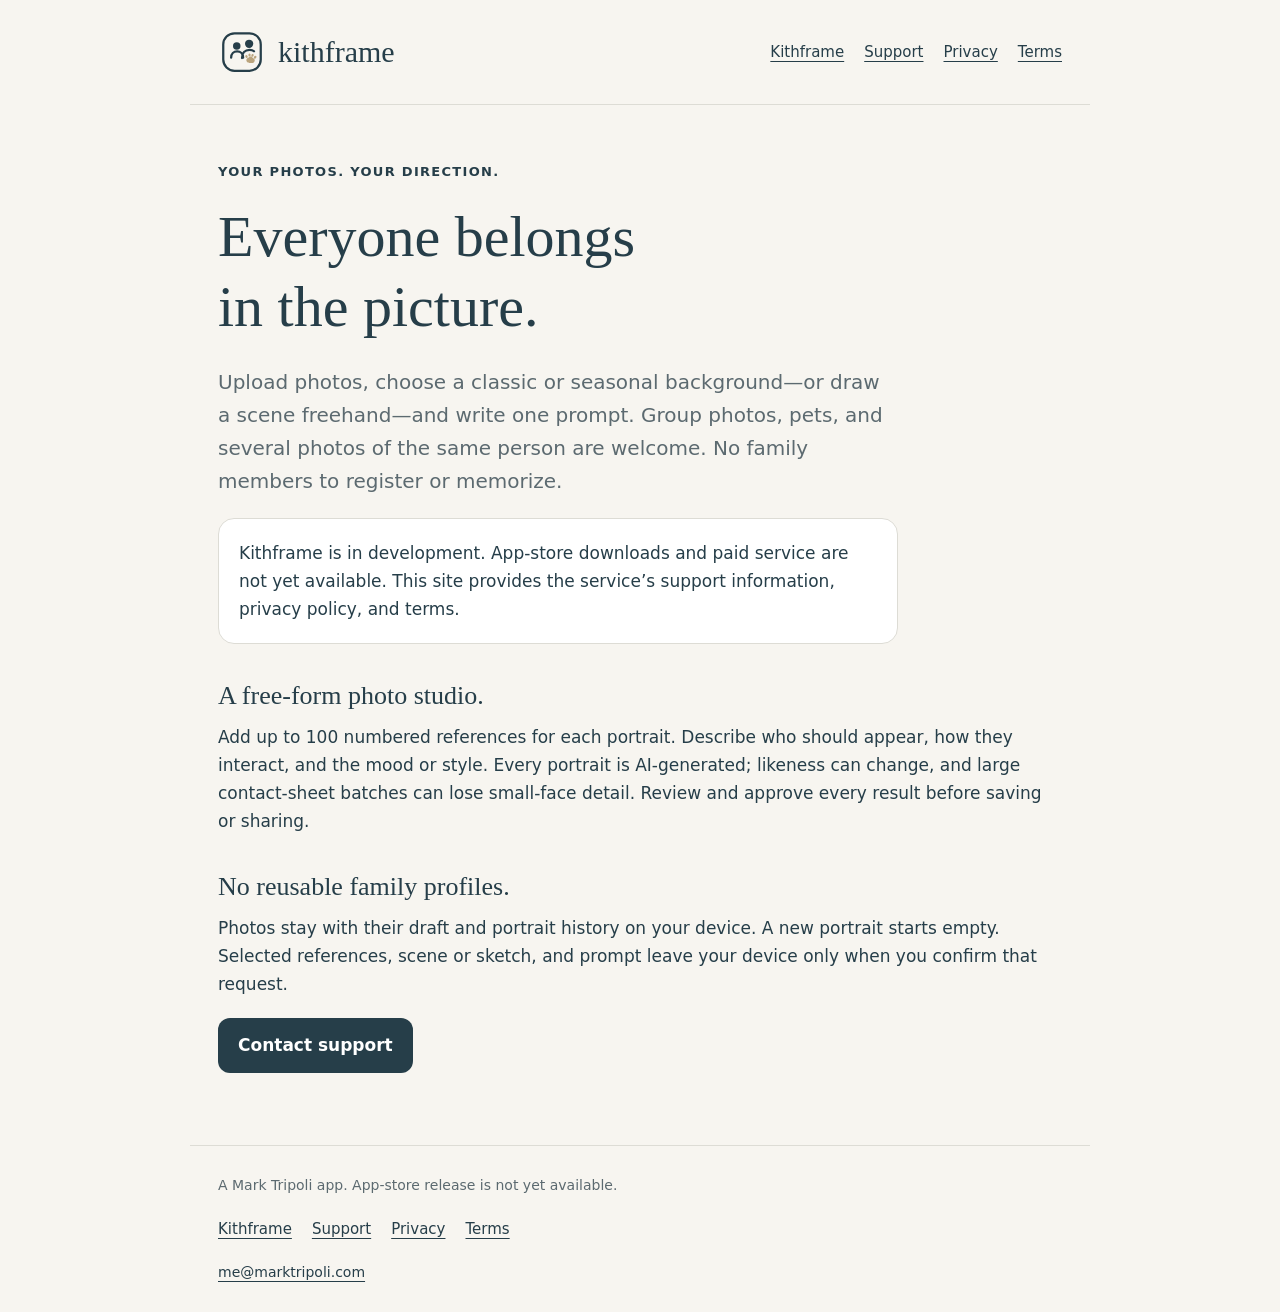
<file: index.html>
<!doctype html>
<html lang="en"><head><meta charset="utf-8"><meta name="viewport" content="width=device-width,initial-scale=1"><meta name="description" content="Kithframe family photo studio — support, privacy and terms."><title>Family photo studio · Kithframe</title><link rel="canonical" href="https://marktripoli.github.io/kithframe-site/index.html"><link rel="icon" type="image/svg+xml" href="logo.svg"><link rel="stylesheet" href="styles.css"></head>
<body><a class="skip" href="#content">Skip to content</a><header><a class="brand" href="index.html"><img src="logo.svg" width="48" height="48" alt=""><span>kithframe</span></a><nav aria-label="Main"><a href="index.html">Kithframe</a><a href="support.html">Support</a><a href="privacy.html">Privacy</a><a href="terms.html">Terms</a></nav></header><main id="content"><p class="eyebrow">Your photos. Your direction.</p><h1>Everyone belongs<br>in the picture.</h1><p class="intro">Upload photos, choose a classic or seasonal background—or draw a scene freehand—and write one prompt. Group photos, pets, and several photos of the same person are welcome. No family members to register or memorize.</p><p class="notice">Kithframe is in development. App-store downloads and paid service are not yet available. This site provides the service’s support information, privacy policy, and terms.</p><h2>A free-form photo studio.</h2><p>Add up to 100 numbered references for each portrait. Describe who should appear, how they interact, and the mood or style. Every portrait is AI-generated; likeness can change, and large contact-sheet batches can lose small-face detail. Review and approve every result before saving or sharing.</p><h2>No reusable family profiles.</h2><p>Photos stay with their draft and portrait history on your device. A new portrait starts empty. Selected references, scene or sketch, and prompt leave your device only when you confirm that request.</p><a class="contact" href="mailto:me@marktripoli.com?subject=Kithframe%20support">Contact support</a></main><footer><p>A Mark Tripoli app. App-store release is not yet available.</p><nav aria-label="Footer"><a href="index.html">Kithframe</a><a href="support.html">Support</a><a href="privacy.html">Privacy</a><a href="terms.html">Terms</a></nav><a href="mailto:me@marktripoli.com?subject=Kithframe%20support">me@marktripoli.com</a></footer></body></html>
</file>
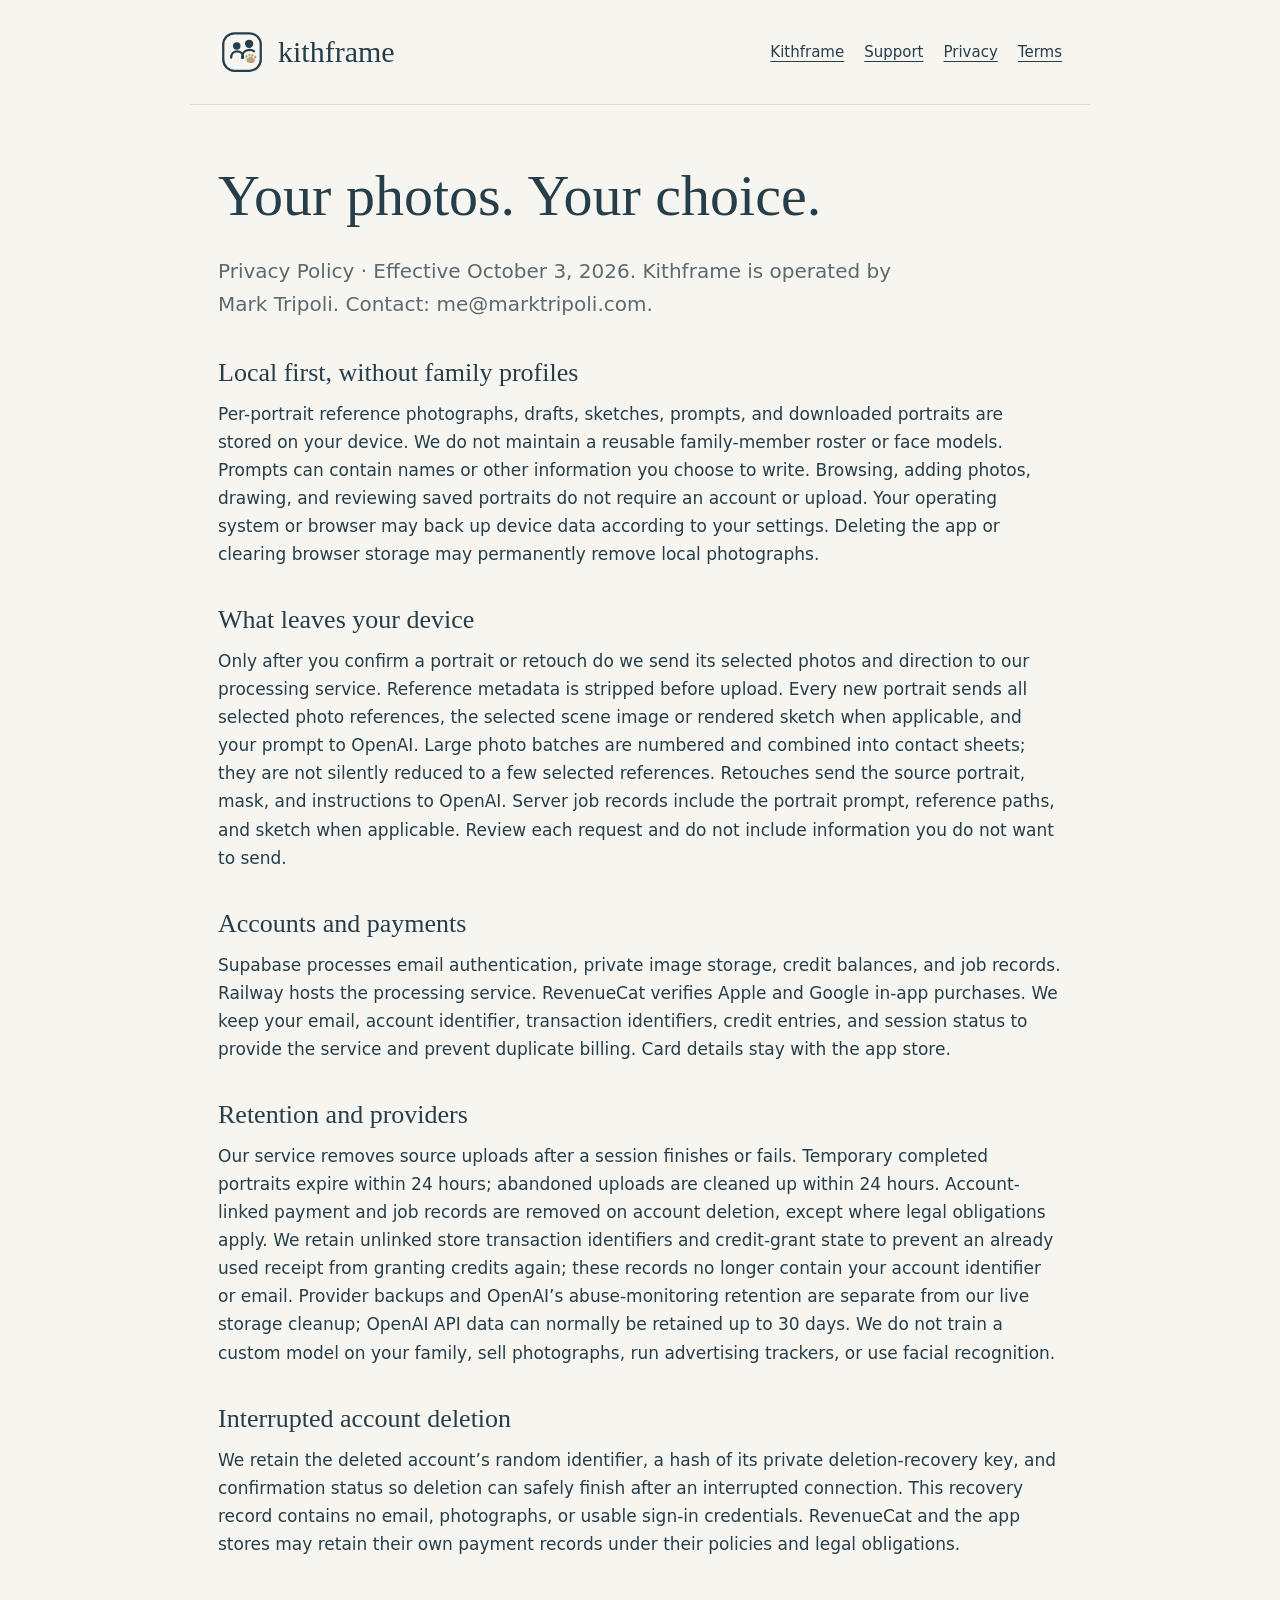
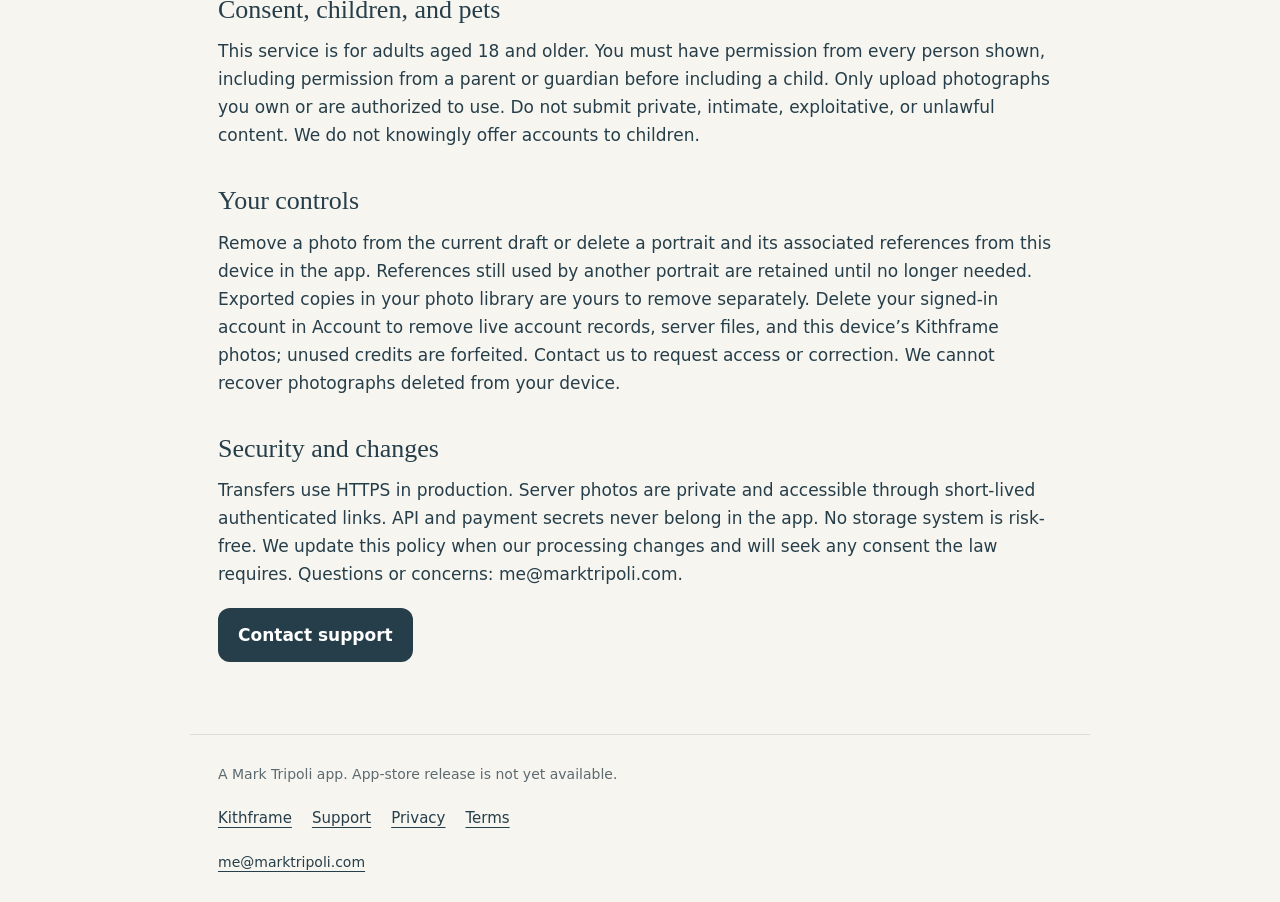
<file: privacy.html>
<!doctype html>
<html lang="en"><head><meta charset="utf-8"><meta name="viewport" content="width=device-width,initial-scale=1"><meta name="description" content="Kithframe family photo studio — support, privacy and terms."><title>Privacy policy · Kithframe</title><link rel="canonical" href="https://marktripoli.github.io/kithframe-site/privacy.html"><link rel="icon" type="image/svg+xml" href="logo.svg"><link rel="stylesheet" href="styles.css"></head>
<body><a class="skip" href="#content">Skip to content</a><header><a class="brand" href="index.html"><img src="logo.svg" width="48" height="48" alt=""><span>kithframe</span></a><nav aria-label="Main"><a href="index.html">Kithframe</a><a href="support.html">Support</a><a href="privacy.html">Privacy</a><a href="terms.html">Terms</a></nav></header><main id="content"><h1>Your photos. Your choice.</h1><p class="intro">Privacy Policy · Effective October 3, 2026. Kithframe is operated by Mark Tripoli. Contact: me@marktripoli.com.</p><section><h2>Local first, without family profiles</h2><p>Per-portrait reference photographs, drafts, sketches, prompts, and downloaded portraits are stored on your device. We do not maintain a reusable family-member roster or face models. Prompts can contain names or other information you choose to write. Browsing, adding photos, drawing, and reviewing saved portraits do not require an account or upload. Your operating system or browser may back up device data according to your settings. Deleting the app or clearing browser storage may permanently remove local photographs.</p></section><section><h2>What leaves your device</h2><p>Only after you confirm a portrait or retouch do we send its selected photos and direction to our processing service. Reference metadata is stripped before upload. Every new portrait sends all selected photo references, the selected scene image or rendered sketch when applicable, and your prompt to OpenAI. Large photo batches are numbered and combined into contact sheets; they are not silently reduced to a few selected references. Retouches send the source portrait, mask, and instructions to OpenAI. Server job records include the portrait prompt, reference paths, and sketch when applicable. Review each request and do not include information you do not want to send.</p></section><section><h2>Accounts and payments</h2><p>Supabase processes email authentication, private image storage, credit balances, and job records. Railway hosts the processing service. RevenueCat verifies Apple and Google in-app purchases. We keep your email, account identifier, transaction identifiers, credit entries, and session status to provide the service and prevent duplicate billing. Card details stay with the app store.</p></section><section><h2>Retention and providers</h2><p>Our service removes source uploads after a session finishes or fails. Temporary completed portraits expire within 24 hours; abandoned uploads are cleaned up within 24 hours. Account-linked payment and job records are removed on account deletion, except where legal obligations apply. We retain unlinked store transaction identifiers and credit-grant state to prevent an already used receipt from granting credits again; these records no longer contain your account identifier or email. Provider backups and OpenAI’s abuse-monitoring retention are separate from our live storage cleanup; OpenAI API data can normally be retained up to 30 days. We do not train a custom model on your family, sell photographs, run advertising trackers, or use facial recognition.</p></section><section><h2>Interrupted account deletion</h2><p>We retain the deleted account’s random identifier, a hash of its private deletion-recovery key, and confirmation status so deletion can safely finish after an interrupted connection. This recovery record contains no email, photographs, or usable sign-in credentials. RevenueCat and the app stores may retain their own payment records under their policies and legal obligations.</p></section><section><h2>Consent, children, and pets</h2><p>This service is for adults aged 18 and older. You must have permission from every person shown, including permission from a parent or guardian before including a child. Only upload photographs you own or are authorized to use. Do not submit private, intimate, exploitative, or unlawful content. We do not knowingly offer accounts to children.</p></section><section><h2>Your controls</h2><p>Remove a photo from the current draft or delete a portrait and its associated references from this device in the app. References still used by another portrait are retained until no longer needed. Exported copies in your photo library are yours to remove separately. Delete your signed-in account in Account to remove live account records, server files, and this device’s Kithframe photos; unused credits are forfeited. Contact us to request access or correction. We cannot recover photographs deleted from your device.</p></section><section><h2>Security and changes</h2><p>Transfers use HTTPS in production. Server photos are private and accessible through short-lived authenticated links. API and payment secrets never belong in the app. No storage system is risk-free. We update this policy when our processing changes and will seek any consent the law requires. Questions or concerns: me@marktripoli.com.</p></section><a class="contact" href="mailto:me@marktripoli.com?subject=Kithframe%20support">Contact support</a></main><footer><p>A Mark Tripoli app. App-store release is not yet available.</p><nav aria-label="Footer"><a href="index.html">Kithframe</a><a href="support.html">Support</a><a href="privacy.html">Privacy</a><a href="terms.html">Terms</a></nav><a href="mailto:me@marktripoli.com?subject=Kithframe%20support">me@marktripoli.com</a></footer></body></html>
</file>
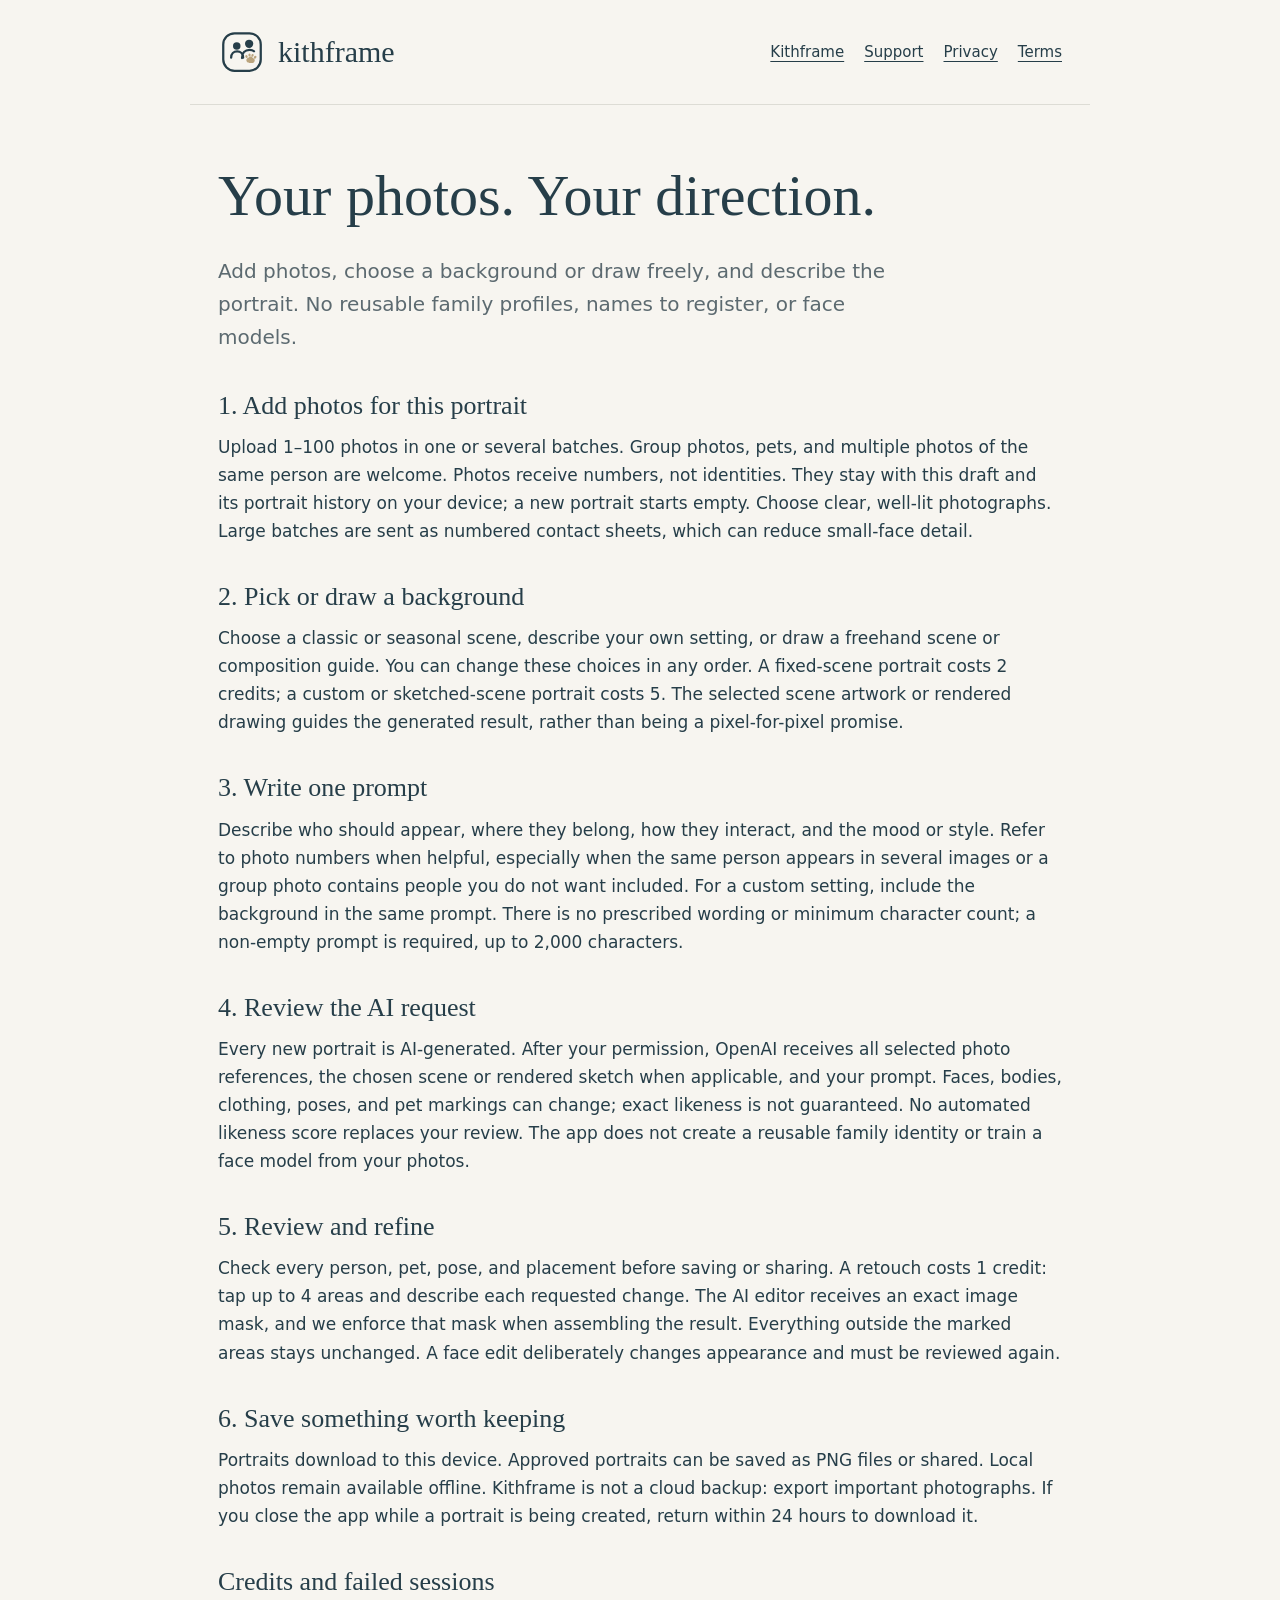
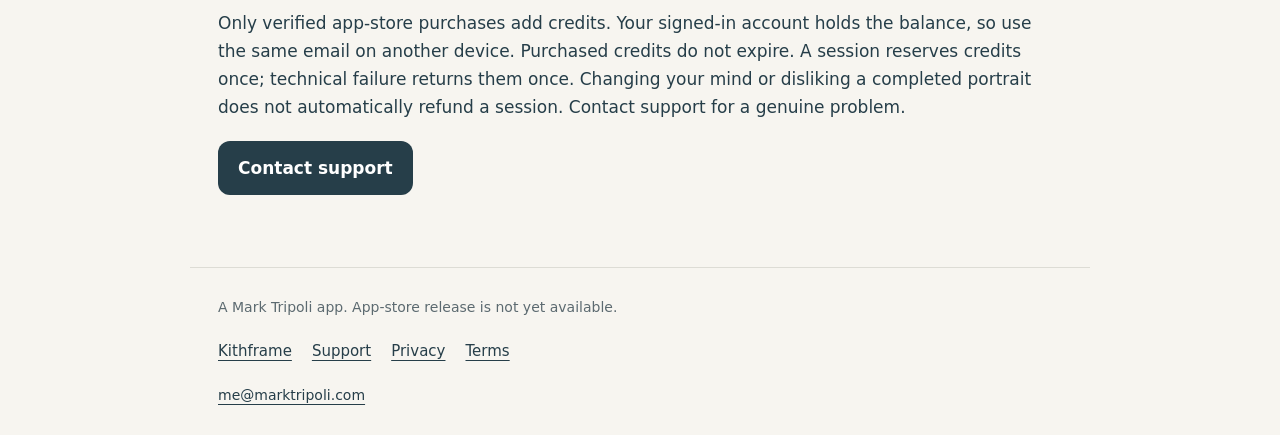
<file: support.html>
<!doctype html>
<html lang="en"><head><meta charset="utf-8"><meta name="viewport" content="width=device-width,initial-scale=1"><meta name="description" content="Kithframe family photo studio — support, privacy and terms."><title>Support · Kithframe</title><link rel="canonical" href="https://marktripoli.github.io/kithframe-site/support.html"><link rel="icon" type="image/svg+xml" href="logo.svg"><link rel="stylesheet" href="styles.css"></head>
<body><a class="skip" href="#content">Skip to content</a><header><a class="brand" href="index.html"><img src="logo.svg" width="48" height="48" alt=""><span>kithframe</span></a><nav aria-label="Main"><a href="index.html">Kithframe</a><a href="support.html">Support</a><a href="privacy.html">Privacy</a><a href="terms.html">Terms</a></nav></header><main id="content"><h1>Your photos. Your direction.</h1><p class="intro">Add photos, choose a background or draw freely, and describe the portrait. No reusable family profiles, names to register, or face models.</p><section><h2>1. Add photos for this portrait</h2><p>Upload 1–100 photos in one or several batches. Group photos, pets, and multiple photos of the same person are welcome. Photos receive numbers, not identities. They stay with this draft and its portrait history on your device; a new portrait starts empty. Choose clear, well-lit photographs. Large batches are sent as numbered contact sheets, which can reduce small-face detail.</p></section><section><h2>2. Pick or draw a background</h2><p>Choose a classic or seasonal scene, describe your own setting, or draw a freehand scene or composition guide. You can change these choices in any order. A fixed-scene portrait costs 2 credits; a custom or sketched-scene portrait costs 5. The selected scene artwork or rendered drawing guides the generated result, rather than being a pixel-for-pixel promise.</p></section><section><h2>3. Write one prompt</h2><p>Describe who should appear, where they belong, how they interact, and the mood or style. Refer to photo numbers when helpful, especially when the same person appears in several images or a group photo contains people you do not want included. For a custom setting, include the background in the same prompt. There is no prescribed wording or minimum character count; a non-empty prompt is required, up to 2,000 characters.</p></section><section><h2>4. Review the AI request</h2><p>Every new portrait is AI-generated. After your permission, OpenAI receives all selected photo references, the chosen scene or rendered sketch when applicable, and your prompt. Faces, bodies, clothing, poses, and pet markings can change; exact likeness is not guaranteed. No automated likeness score replaces your review. The app does not create a reusable family identity or train a face model from your photos.</p></section><section><h2>5. Review and refine</h2><p>Check every person, pet, pose, and placement before saving or sharing. A retouch costs 1 credit: tap up to 4 areas and describe each requested change. The AI editor receives an exact image mask, and we enforce that mask when assembling the result. Everything outside the marked areas stays unchanged. A face edit deliberately changes appearance and must be reviewed again.</p></section><section><h2>6. Save something worth keeping</h2><p>Portraits download to this device. Approved portraits can be saved as PNG files or shared. Local photos remain available offline. Kithframe is not a cloud backup: export important photographs. If you close the app while a portrait is being created, return within 24 hours to download it.</p></section><section><h2>Credits and failed sessions</h2><p>Only verified app-store purchases add credits. Your signed-in account holds the balance, so use the same email on another device. Purchased credits do not expire. A session reserves credits once; technical failure returns them once. Changing your mind or disliking a completed portrait does not automatically refund a session. Contact support for a genuine problem.</p></section><a class="contact" href="mailto:me@marktripoli.com?subject=Kithframe%20support">Contact support</a></main><footer><p>A Mark Tripoli app. App-store release is not yet available.</p><nav aria-label="Footer"><a href="index.html">Kithframe</a><a href="support.html">Support</a><a href="privacy.html">Privacy</a><a href="terms.html">Terms</a></nav><a href="mailto:me@marktripoli.com?subject=Kithframe%20support">me@marktripoli.com</a></footer></body></html>
</file>
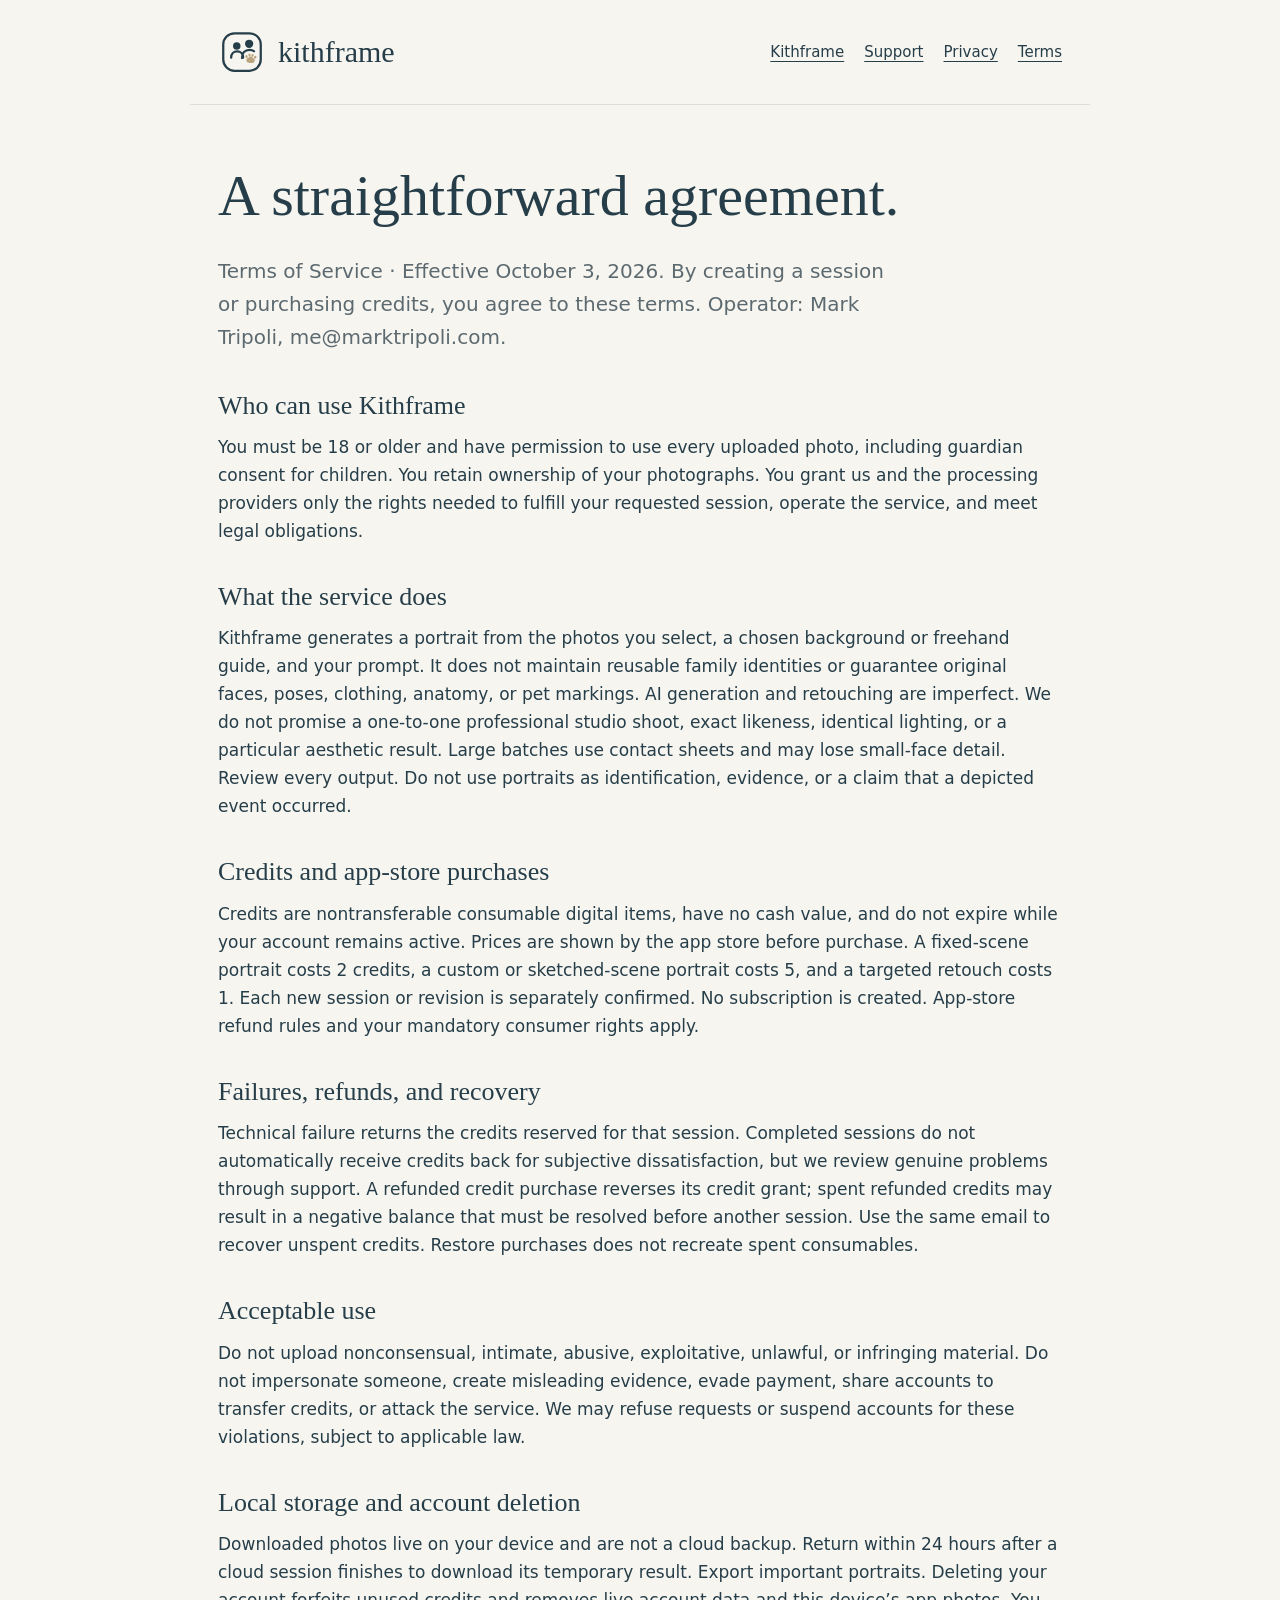
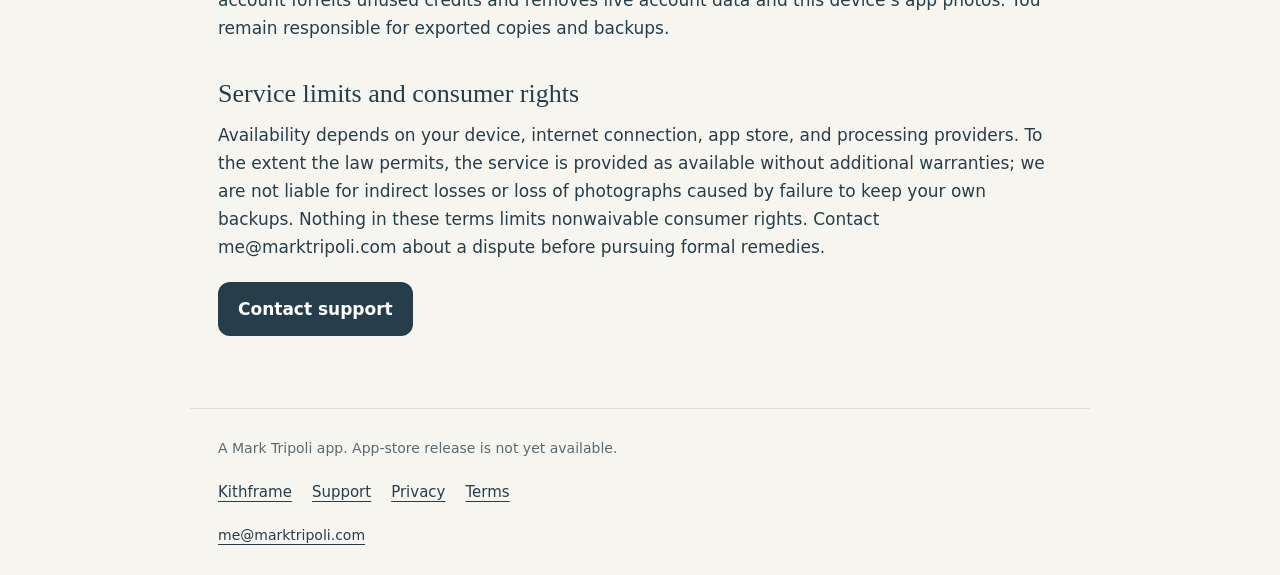
<file: terms.html>
<!doctype html>
<html lang="en"><head><meta charset="utf-8"><meta name="viewport" content="width=device-width,initial-scale=1"><meta name="description" content="Kithframe family photo studio — support, privacy and terms."><title>Terms of service · Kithframe</title><link rel="canonical" href="https://marktripoli.github.io/kithframe-site/terms.html"><link rel="icon" type="image/svg+xml" href="logo.svg"><link rel="stylesheet" href="styles.css"></head>
<body><a class="skip" href="#content">Skip to content</a><header><a class="brand" href="index.html"><img src="logo.svg" width="48" height="48" alt=""><span>kithframe</span></a><nav aria-label="Main"><a href="index.html">Kithframe</a><a href="support.html">Support</a><a href="privacy.html">Privacy</a><a href="terms.html">Terms</a></nav></header><main id="content"><h1>A straightforward agreement.</h1><p class="intro">Terms of Service · Effective October 3, 2026. By creating a session or purchasing credits, you agree to these terms. Operator: Mark Tripoli, me@marktripoli.com.</p><section><h2>Who can use Kithframe</h2><p>You must be 18 or older and have permission to use every uploaded photo, including guardian consent for children. You retain ownership of your photographs. You grant us and the processing providers only the rights needed to fulfill your requested session, operate the service, and meet legal obligations.</p></section><section><h2>What the service does</h2><p>Kithframe generates a portrait from the photos you select, a chosen background or freehand guide, and your prompt. It does not maintain reusable family identities or guarantee original faces, poses, clothing, anatomy, or pet markings. AI generation and retouching are imperfect. We do not promise a one-to-one professional studio shoot, exact likeness, identical lighting, or a particular aesthetic result. Large batches use contact sheets and may lose small-face detail. Review every output. Do not use portraits as identification, evidence, or a claim that a depicted event occurred.</p></section><section><h2>Credits and app-store purchases</h2><p>Credits are nontransferable consumable digital items, have no cash value, and do not expire while your account remains active. Prices are shown by the app store before purchase. A fixed-scene portrait costs 2 credits, a custom or sketched-scene portrait costs 5, and a targeted retouch costs 1. Each new session or revision is separately confirmed. No subscription is created. App-store refund rules and your mandatory consumer rights apply.</p></section><section><h2>Failures, refunds, and recovery</h2><p>Technical failure returns the credits reserved for that session. Completed sessions do not automatically receive credits back for subjective dissatisfaction, but we review genuine problems through support. A refunded credit purchase reverses its credit grant; spent refunded credits may result in a negative balance that must be resolved before another session. Use the same email to recover unspent credits. Restore purchases does not recreate spent consumables.</p></section><section><h2>Acceptable use</h2><p>Do not upload nonconsensual, intimate, abusive, exploitative, unlawful, or infringing material. Do not impersonate someone, create misleading evidence, evade payment, share accounts to transfer credits, or attack the service. We may refuse requests or suspend accounts for these violations, subject to applicable law.</p></section><section><h2>Local storage and account deletion</h2><p>Downloaded photos live on your device and are not a cloud backup. Return within 24 hours after a cloud session finishes to download its temporary result. Export important portraits. Deleting your account forfeits unused credits and removes live account data and this device’s app photos. You remain responsible for exported copies and backups.</p></section><section><h2>Service limits and consumer rights</h2><p>Availability depends on your device, internet connection, app store, and processing providers. To the extent the law permits, the service is provided as available without additional warranties; we are not liable for indirect losses or loss of photographs caused by failure to keep your own backups. Nothing in these terms limits nonwaivable consumer rights. Contact me@marktripoli.com about a dispute before pursuing formal remedies.</p></section><a class="contact" href="mailto:me@marktripoli.com?subject=Kithframe%20support">Contact support</a></main><footer><p>A Mark Tripoli app. App-store release is not yet available.</p><nav aria-label="Footer"><a href="index.html">Kithframe</a><a href="support.html">Support</a><a href="privacy.html">Privacy</a><a href="terms.html">Terms</a></nav><a href="mailto:me@marktripoli.com?subject=Kithframe%20support">me@marktripoli.com</a></footer></body></html>
</file>
<file: styles.css>
:root{color-scheme:light;--ink:#263E49;--background:#F7F5F0;--line:#DDDCD5;--muted:#5C6A70}*{box-sizing:border-box}body{margin:0;background:var(--background);color:var(--ink);font:17px/1.65 system-ui,sans-serif}a{color:var(--ink);text-underline-offset:4px}a:focus-visible{outline:3px solid var(--ink);outline-offset:5px}header,main,footer{max-width:900px;margin:auto;padding:28px}header{display:flex;align-items:center;justify-content:space-between;gap:24px;border-bottom:1px solid var(--line)}.brand{display:flex;align-items:center;gap:12px;text-decoration:none;font:30px/1.2 Georgia,serif}nav{display:flex;gap:20px;flex-wrap:wrap}nav a{font-size:15px}main{padding-top:56px;padding-bottom:72px}h1,h2{font-family:Georgia,serif;font-weight:400;line-height:1.2}h1{font-size:clamp(36px,6vw,58px);margin:0 0 24px}h2{font-size:26px;margin:36px 0 12px}p{margin:0 0 20px}.intro{font-size:20px;color:var(--muted);max-width:680px}.eyebrow{text-transform:uppercase;font-size:13px;font-weight:650;letter-spacing:.1em}.notice{padding:20px;border:1px solid var(--line);border-radius:16px;background:#FFFFFF;max-width:680px}.contact{display:inline-block;padding:13px 20px;border-radius:12px;background:var(--ink);color:#FFFFFF;text-decoration:none;font-weight:600}footer{border-top:1px solid var(--line);color:var(--muted);font-size:14px}footer nav{margin-bottom:20px}.skip{position:absolute;left:20px;top:-100px;background:#FFFFFF;padding:10px}.skip:focus{top:10px}@media(max-width:640px){header{align-items:flex-start;flex-direction:column;padding:22px}header nav{gap:18px}main,footer{padding-left:24px;padding-right:24px}main{padding-top:38px}h2{font-size:24px}.intro{font-size:18px}}
</file>
